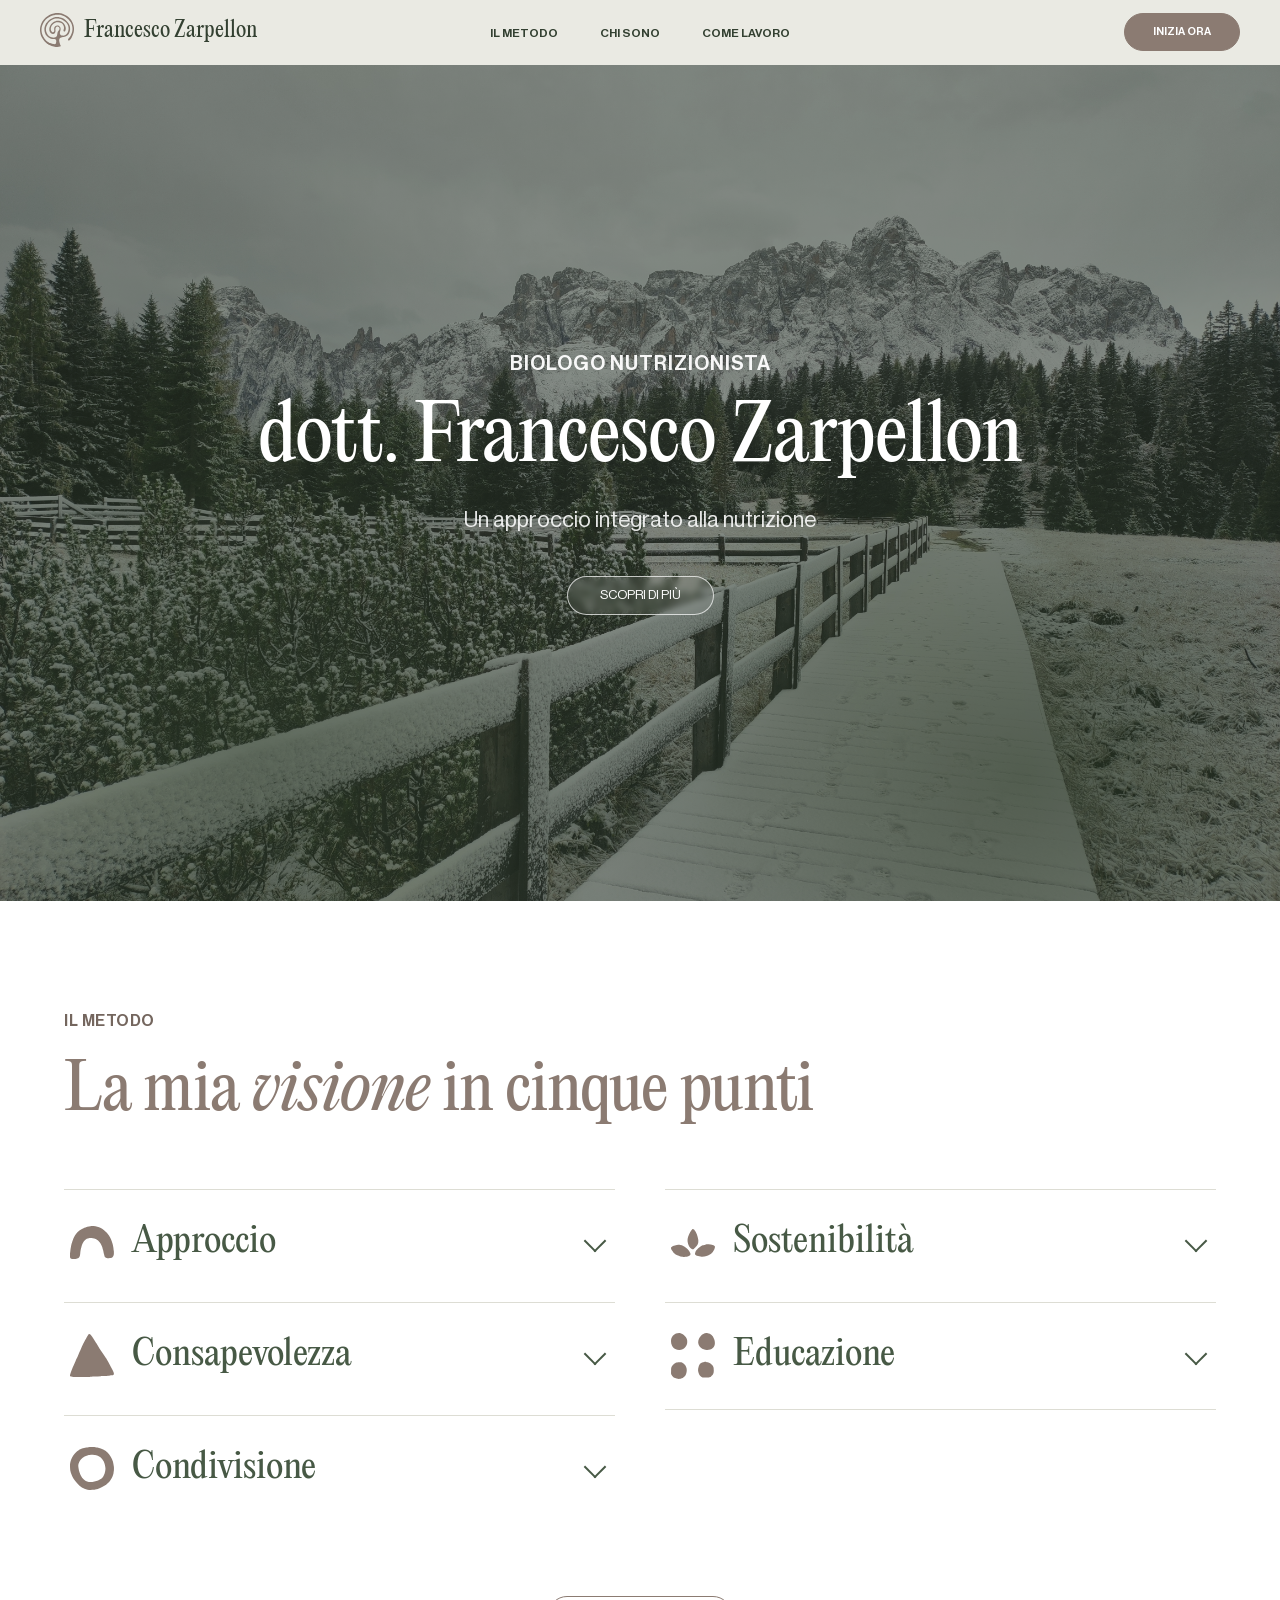
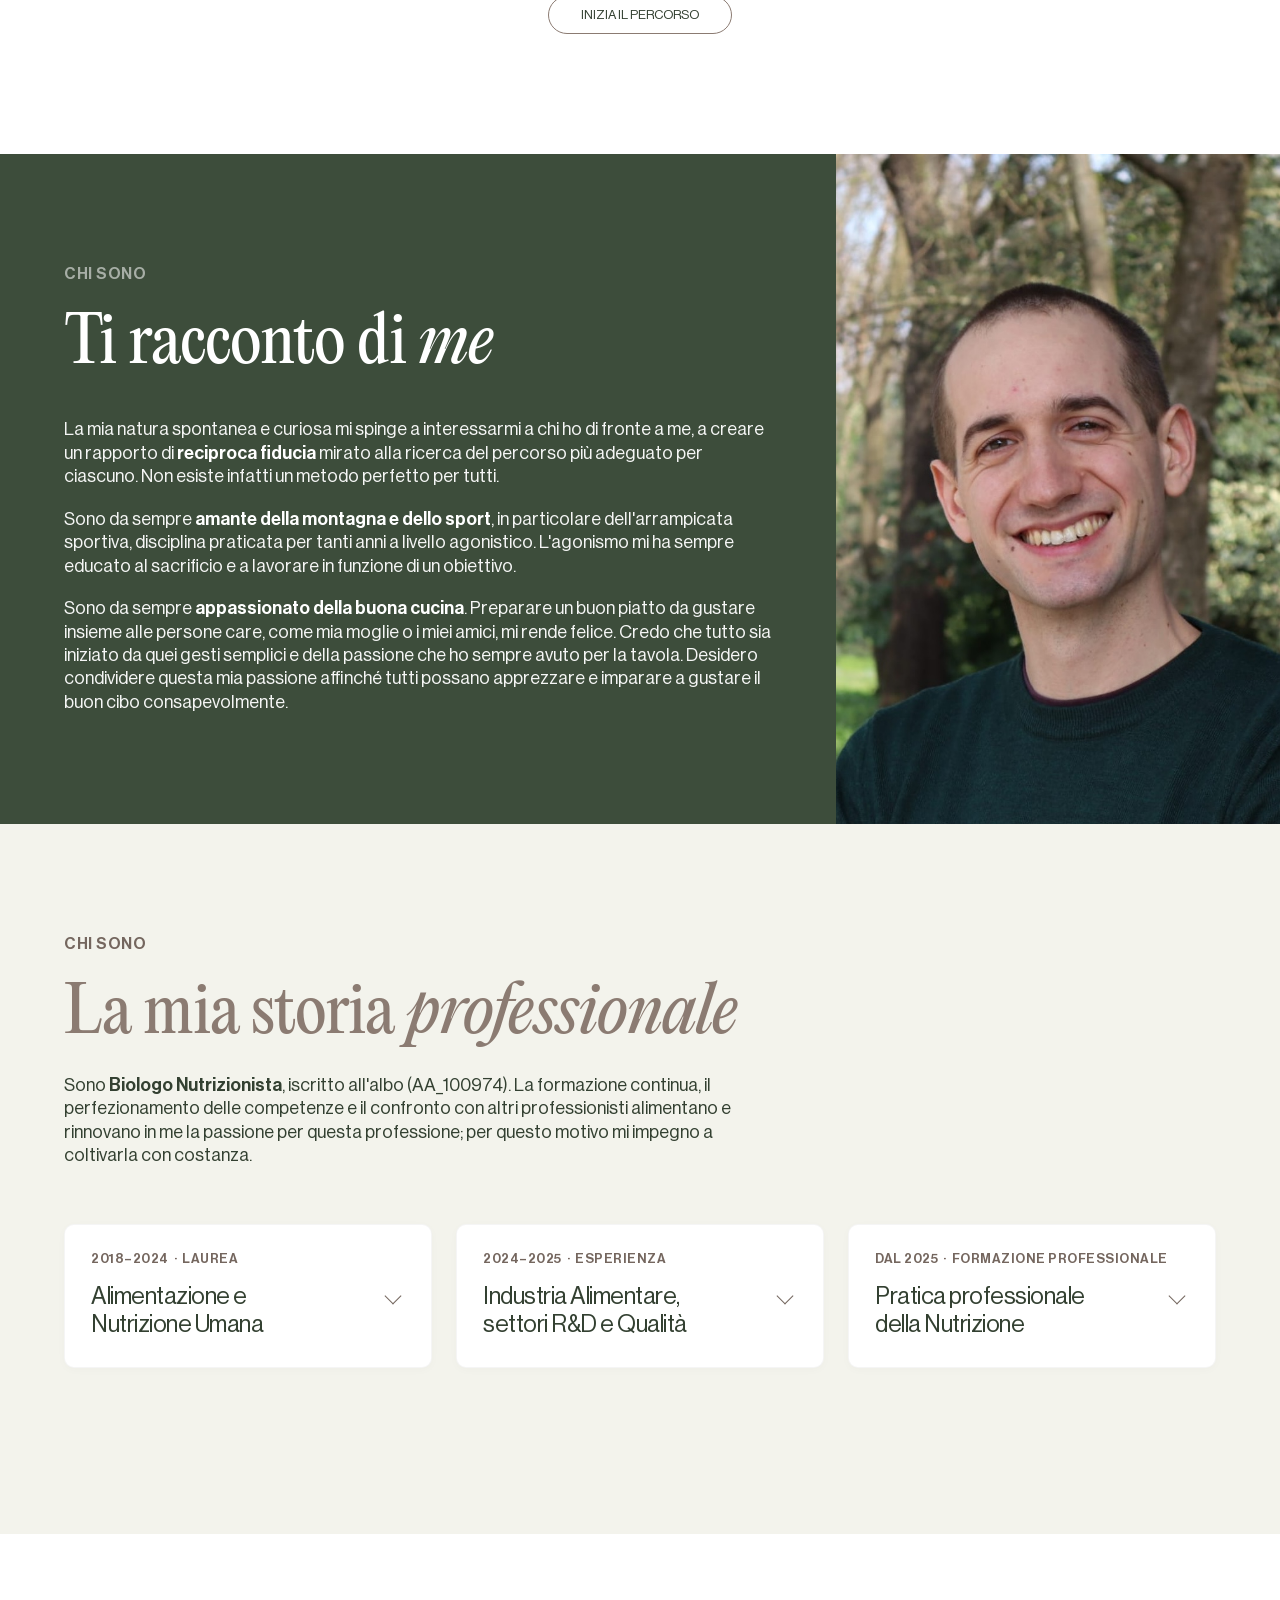
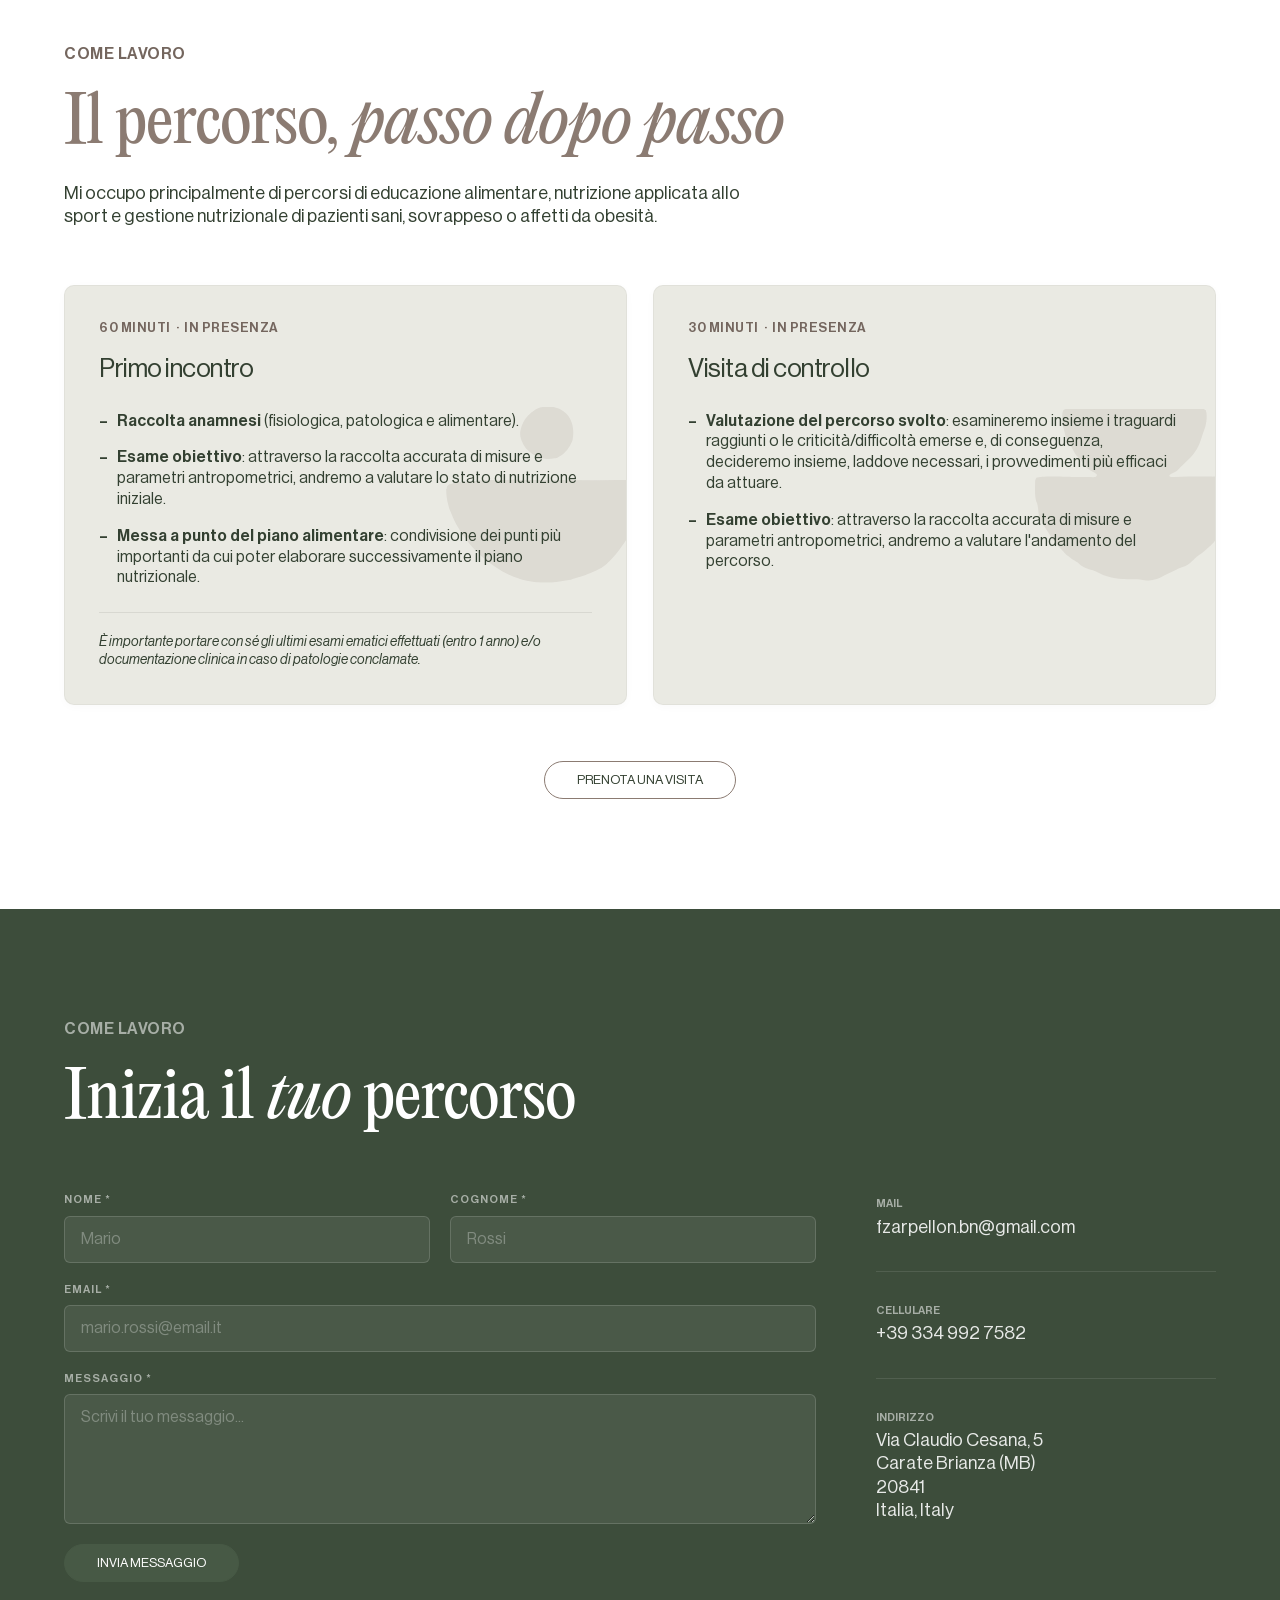
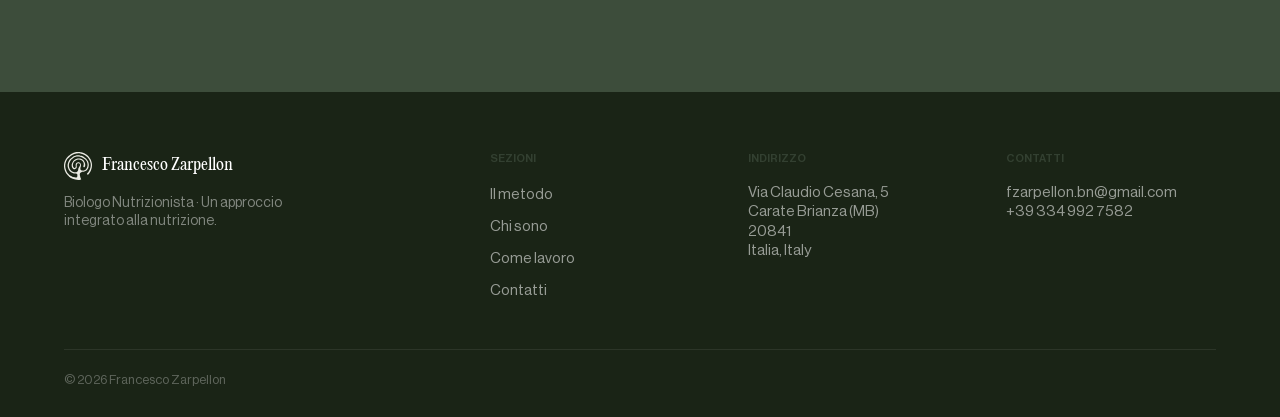
<file: index.html>
<!DOCTYPE html>
<html lang="it">
<head>
  <meta charset="UTF-8" />
  <meta name="viewport" content="width=device-width, initial-scale=1.0" />
  <title>Francesco Zarpellon – Biologo Nutrizionista</title>
  <!-- SEO base -->
  <meta name="description" content="Dott. Francesco Zarpellon, Biologo Nutrizionista a Carate Brianza (MB). Percorsi personalizzati di educazione alimentare, nutrizione sportiva e gestione del peso. Prenota una visita." />
  <meta name="keywords" content="dieta, biologo nutrizionista, Carate Brianza, nutrizionista, Monza, Brianza, nutrizione, educazione alimentare, Francesco Zarpellon, biologo, nutrizionista, Francesco Zarpellon biologo nutrizionista" />
  <meta name="author" content="Francesco Zarpellon" />
  <meta name="robots" content="index, follow" />
  <link rel="canonical" href="https://francescozarpellonbn.it" />

  <!-- Open Graph (WhatsApp, Facebook, LinkedIn) -->
  <meta property="og:title" content="Dott. Francesco Zarpellon – Biologo Nutrizionista" />
  <meta property="og:description" content="Percorsi personalizzati di nutrizione a Carate Brianza. Un approccio integrato, empatico e sostenibile." />
  <meta property="og:url" content="https://francescozarpellonbn.it" />
  <meta property="og:type" content="website" />
  <meta property="og:locale" content="it_IT" />

  <!-- Schema.org (aiuta Google a capire chi sei) -->
  <script type="application/ld+json">
{
  "@context": "https://schema.org",
  "@type": "Person",
  "name": "Francesco Zarpellon",
  "honorificPrefix": "Dott.",
  "jobTitle": "Biologo Nutrizionista",
  "description": "Biologo Nutrizionista a Carate Brianza. Percorsi personalizzati di educazione alimentare, nutrizione sportiva e gestione del peso.",
  "url": "https://francescozarpellonbn.it",
  "email": "fzarpellon.bn@gmail.com",
  "telephone": "+393349927582",
  "image": "https://francescozarpellonbn.it/images/profilo.jpeg",
  "sameAs": [],
  "hasCredential": {
    "@type": "EducationalOccupationalCredential",
    "credentialCategory": "Laurea in Alimentazione e Nutrizione Umana",
    "recognizedBy": {
      "@type": "Organization",
      "name": "Albo dei Biologi",
      "identifier": "AA_100974"
    }
  },
  "worksFor": {
    "@type": "MedicalBusiness",
    "name": "Studio Francesco Zarpellon",
    "address": {
      "@type": "PostalAddress",
      "streetAddress": "Via Claudio Cesana, 5",
      "addressLocality": "Carate Brianza",
      "addressRegion": "MB",
      "postalCode": "20841",
      "addressCountry": "IT"
    }
  }
}
</script>
  <link rel="icon" href="icons/logo_taupe.svg" type="image/svg+xml" />
  <link rel="stylesheet" href="style.css" />
</head>
<body>

  <!-- NAVBAR -->
  <nav id="navbar">
    <div class="nav-inner">
      <a href="#hero" class="nav-logo" aria-label="Homepage">
      <img src="icons/logo_taupe.svg" alt="Logo Francesco Zarpellon" class="logo-img">

      <span>Francesco Zarpellon</span>
    </a>

      <ul class="nav-links" role="list">
        <li><a href="#il-metodo">Il Metodo</a></li>
        <li><a href="#chi-sono-me">Chi Sono</a></li>
        <li><a href="#come-lavoro-percorso">Come Lavoro</a></li>
      </ul>

      <a href="#contatti" class="nav-cta">Inizia Ora</a>

      <button class="hamburger" id="hamburger" aria-label="Menu" aria-expanded="false">
        <span></span><span></span><span></span>
      </button>
    </div>
  </nav>

  <!-- MOBILE MENU -->
  <div class="nav-mobile" id="nav-mobile" role="navigation" aria-label="Menu mobile">
    <a href="#il-metodo">Il Metodo</a>
    <a href="#chi-sono-me">Chi Sono</a>
    <a href="#come-lavoro-percorso">Come Lavoro</a>
    <a href="#contatti" class="btn btn-filled">Inizia Ora</a>
  </div>

  <!-- HERO -->
  <section id="hero">
    <div class="hero-content">
      <span class="hero-label">Biologo Nutrizionista</span>
      <h1 class="hero-title">dott. Francesco Zarpellon</h1>
      <p class="hero-subtitle">
        Un approccio integrato alla nutrizione
      </p>
      <a href="#il-metodo" class="btn btn-outline-light">Scopri di più</a>
    </div>
  </section>

  <!-- IL METODO -->
  <section id="il-metodo">
    <div class="container">
      <div class="metodo-header fade-in">
        <span class="section-label">Il Metodo</span>
        <h2>La mia <em>visione</em> in cinque punti</h2>
      </div>

      <div class="metodo-list">

        <div class="metodo-item fade-in">
          <button type="button" class="metodo-toggle" aria-expanded="false">
            <span class="metodo-icon-wrap">
              <img src="icons/APPROCCIO.svg" alt="" class="metodo-icon" />
            </span>
            <span class="metodo-term">Approccio</span>
            <span class="chevron" aria-hidden="true"></span>
          </button>
          <div class="metodo-content">
            <p class="metodo-desc">
              Il mio approccio tende anzitutto alla conoscenza della persona nella sua interezza mediante un ascolto empatico. <strong>Ognuno di noi infatti è unico</strong>: le nostre abitudini alimentari sono frutto dell'interazione tra la nostra genetica e il contesto familiare, sociale e lavorativo in cui siamo inseriti. <strong>Un approccio olistico</strong>, dunque che considera la persona nella sua interezza, risulta, a mio parere, il più fruttuoso.
            </p>
          </div>
        </div>

        <div class="metodo-item fade-in">
          <button type="button" class="metodo-toggle" aria-expanded="false">
            <span class="metodo-icon-wrap">
              <img src="icons/CONSAPEVOLEZZA.svg" alt="" class="metodo-icon" />
            </span>
            <span class="metodo-term">Consapevolezza</span>
            <span class="chevron" aria-hidden="true"></span>
          </button>
          <div class="metodo-content">
            <p class="metodo-desc">
              È fondamentale acquisire piena consapevolezza della propria condizione, che non sempre appare immediatamente chiara o facilmente comprensibile. Riconoscere la tua <strong>reale necessità</strong> rappresenterà il primo passo indispensabile su cui costruire, assieme, un percorso personalizzato orientato al tuo benessere.
            </p>
          </div>
        </div>

        <div class="metodo-item fade-in">
          <button type="button" class="metodo-toggle" aria-expanded="false">
            <span class="metodo-icon-wrap">
              <img src="icons/CONDIVISIONE.svg" alt="" class="metodo-icon" />
            </span>
            <span class="metodo-term">Condivisione</span>
            <span class="chevron" aria-hidden="true"></span>
          </button>
          <div class="metodo-content">
            <p class="metodo-desc">
              È importante condividere insieme i passi da intraprendere nel percorso al fine di raggiungere l'obiettivo, che non si misura unicamente sulla perdita di peso, ma sul raggiungimento di uno <strong>stato di equilibrio e di benessere generale</strong>. Si condivide <strong>insieme ogni singolo passo</strong>: soddisfazioni, critiche, insicurezze. Tale condivisione è fondamentale affinché il percorso possa essere un reale strumento di cambiamento.
            </p>
          </div>
        </div>

        <div class="metodo-item fade-in">
          <button type="button" class="metodo-toggle" aria-expanded="false">
            <span class="metodo-icon-wrap">
              <img src="icons/SOSTENIBILITA.svg" alt="" class="metodo-icon" />
            </span>
            <span class="metodo-term">Sostenibilità</span>
            <span class="chevron" aria-hidden="true"></span>
          </button>
          <div class="metodo-content">
            <p class="metodo-desc">
              Ogni persona ha la sua storia, la sua genetica, le sue attitudini e il suo contesto sociale. Per questa ragione ogni percorso di cambiamento, che inevitabilmente necessita di una certa dose di impegno, per poter essere <strong>durevole nel tempo</strong>, dev'essere "ad personam".
            </p>
          </div>
        </div>

        <div class="metodo-item fade-in">
          <button type="button" class="metodo-toggle" aria-expanded="false">
            <span class="metodo-icon-wrap">
              <img src="icons/EDUCAZIONE.svg" alt="" class="metodo-icon" />
            </span>
            <span class="metodo-term">Educazione</span>
            <span class="chevron" aria-hidden="true"></span>
          </button>
          <div class="metodo-content">
            <p class="metodo-desc">
              A mio avviso, l'aspetto più importante. L'obiettivo resta sempre quello di renderti <strong>autonomo e consapevole</strong> della tua alimentazione, e permettimi di dire, anche di renderti contento di gustare del buon cibo a tavola coi tuoi cari, consapevole che non esistono cibi "buoni o cattivi", perché innanzi tutto <strong>mangiare è un piacere</strong>!
            </p>
          </div>
        </div>

      </div>

      <div class="metodo-cta fade-in">
        <a href="#contatti" class="btn btn-outline-dark">Inizia il percorso</a>
      </div>
    </div>
  </section>

  <!-- CHI SONO - TI RACCONTO DI ME -->
  <section id="chi-sono-me">
  <div class="container">
    <div class="chisono-grid">
      <div class="chisono-text fade-in">
        <span class="section-label section-label--light">Chi Sono</span>
        <h2 class="light">Ti racconto di <em>me</em></h2>
        <p>La mia natura spontanea e curiosa mi spinge a interessarmi a chi ho di fronte a me, a creare un rapporto di <strong>reciproca fiducia</strong> mirato alla ricerca del percorso più adeguato per ciascuno. Non esiste infatti un metodo perfetto per tutti.</p>
        <p>Sono da sempre <strong>amante della montagna e dello sport</strong>, in particolare dell'arrampicata sportiva, disciplina praticata per tanti anni a livello agonistico. L'agonismo mi ha sempre educato al sacrificio e a lavorare in funzione di un obiettivo.</p>
        <p>Sono da sempre <strong>appassionato della buona cucina</strong>. Preparare un buon piatto da gustare insieme alle persone care, come mia moglie o i miei amici, mi rende felice. Credo che tutto sia iniziato da quei gesti semplici e della passione che ho sempre avuto per la tavola. Desidero condividere questa mia passione affinché tutti possano apprezzare e imparare a gustare il buon cibo consapevolmente.</p>
      </div>
      
      <div class="chisono-photo fade-in">
        <img src="images/profilo.jpeg" alt="Francesco Zarpellon">
      </div>
    </div>
  </div>
</section>


  <!-- CHI SONO - LA MIA STORIA PROFESSIONALE -->
  <section id="chi-sono-storia">
    <div class="container">
      <div class="storia-header fade-in">
        <span class="section-label">Chi Sono</span>
        <h2>La mia storia <em>professionale</em></h2>
      </div>
      <p class="storia-intro fade-in">
        Sono <strong>Biologo Nutrizionista</strong>, iscritto all'albo (AA_100974). La formazione continua, il perfezionamento delle competenze e il confronto con altri professionisti alimentano e rinnovano in me la passione per questa professione; per questo motivo mi impegno a coltivarla con costanza.
      </p>

      <div class="storia-cards">

        <div class="storia-card fade-in">
          <div class="card-period">2018–2024 &nbsp;·&nbsp; Laurea</div>
          <button type="button" class="card-toggle" aria-expanded="false">
            <span class="card-title">Alimentazione e<br>Nutrizione Umana</span>
            <span class="chevron" aria-hidden="true"></span>
          </button>
          <div class="card-content">
            <p class="card-body">Grazie al percorso universitario ho potuto approfondire la gestione e la cura di pazienti affetti da obesità severa, con un focus particolare sulla <strong>dieta chetogenica</strong> e sulla <strong>dieta mediterranea</strong>, maturando una solida base scientifica nel campo della nutrizione clinica.</p>
          </div>
        </div>

        <div class="storia-card fade-in">
          <div class="card-period">2024–2025 &nbsp;·&nbsp; Esperienza</div>
          <button type="button" class="card-toggle" aria-expanded="false">
            <span class="card-title">Industria Alimentare,<br>settori R&amp;D e Qualità</span>
            <span class="chevron" aria-hidden="true"></span>
          </button>
          <div class="card-content">
            <p class="card-body">Questa esperienza mi ha permesso di sviluppare <strong>competenze trasversali</strong> e <strong>soft skills</strong>, ma anche di realizzare quanto la <em>Nutrizione</em>, oggetto dei miei anni di studio, abbia suscitato in me un fascino che nessun'altra professione ha mai eguagliato.</p>
          </div>
        </div>

        <div class="storia-card fade-in">
          <div class="card-period">Dal 2025 &nbsp;·&nbsp; Formazione professionale</div>
          <button type="button" class="card-toggle" aria-expanded="false">
            <span class="card-title">Pratica professionale<br>della Nutrizione</span>
            <span class="chevron" aria-hidden="true"></span>
          </button>
          <div class="card-content">
            <p class="card-body">Per consolidare le mie conoscenze ho intrapreso uno stage formativo presso il <strong>centro medico <em>PerLa Cura</em></strong> (Brugherio) e, parallelamente, ho frequentato il <strong>33° corso della Scuola di Nutrizione Salernitana</strong>.</p>
          </div>
        </div>

      </div>

    </div>
  </section>


  <!-- COME LAVORO - IL PERCORSO -->
  <section id="come-lavoro-percorso">
    <div class="container">
      <div class="percorso-header fade-in">
        <span class="section-label">Come Lavoro</span>
        <h2>Il percorso, <em>passo dopo passo</em></h2>
      </div>
      <p class="percorso-intro fade-in">
        Mi occupo principalmente di percorsi di educazione alimentare, nutrizione applicata allo sport e gestione nutrizionale di pazienti sani, sovrappeso o affetti da obesità.
      </p>

      <div class="percorso-cards">

        <div class="percorso-card fade-in">
          <img src="icons/PRIMO INCONTRO.svg" alt="" class="percorso-shape" aria-hidden="true" />
          <div class="percorso-card-label">60 Minuti &nbsp;·&nbsp; In presenza</div>
          <h3>Primo incontro</h3>
          <ul>
            <li><strong>Raccolta anamnesi</strong> (fisiologica, patologica e alimentare).</li>
            <li><strong>Esame obiettivo</strong>: attraverso la raccolta accurata di misure e parametri antropometrici, andremo a valutare lo stato di nutrizione iniziale.</li>
            <li><strong>Messa a punto del piano alimentare</strong>: condivisione dei punti più importanti da cui poter elaborare successivamente il piano nutrizionale.</li>
          </ul>
          <p class="card-note">
            È importante portare con sé gli ultimi esami ematici effettuati (entro 1 anno) e/o documentazione clinica in caso di patologie conclamate.
          </p>
        </div>

        <div class="percorso-card fade-in">
          <img src="icons/VISITA DI CONTROLLO.svg" alt="" class="percorso-shape" aria-hidden="true" />
          <div class="percorso-card-label">30 Minuti &nbsp;·&nbsp; In presenza</div>
          <h3>Visita di controllo</h3>
          <ul>
            <li><strong>Valutazione del percorso svolto</strong>: esamineremo insieme i traguardi raggiunti o le criticità/difficoltà emerse e, di conseguenza, decideremo insieme, laddove necessari, i provvedimenti più efficaci da attuare.</li>
            <li><strong>Esame obiettivo</strong>: attraverso la raccolta accurata di misure e parametri antropometrici, andremo a valutare l'andamento del percorso.</li>
          </ul>
        </div>

      </div>

      <div class="percorso-cta fade-in">
        <a href="#contatti" class="btn btn-outline-dark">Prenota una visita</a>
      </div>
    </div>
  </section>


  <!-- COME LAVORO - INIZIA IL TUO PERCORSO -->
  <section id="contatti">
    <div class="container">
      <div class="contatti-header fade-in">
        <span class="section-label section-label--light">Come Lavoro</span>
        <h2 class="light">Inizia il <em>tuo</em> percorso</h2>
      </div>

      <div class="contatti-grid">

        <!-- Form -->
        <div class="fade-in">
          <form id="contact-form" novalidate>
            <div class="form-row">
              <div class="form-group">
                <label for="nome">Nome *</label>
                <input type="text" id="nome" name="nome" placeholder="Mario" required />
              </div>
              <div class="form-group">
                <label for="cognome">Cognome *</label>
                <input type="text" id="cognome" name="cognome" placeholder="Rossi" required />
              </div>
            </div>
            <div class="form-group">
              <label for="email">Email *</label>
              <input type="email" id="email" name="email" placeholder="mario.rossi@email.it" required />
            </div>
            <div class="form-group">
              <label for="messaggio">Messaggio *</label>
              <textarea id="messaggio" name="messaggio" placeholder="Scrivi il tuo messaggio..." required></textarea>
            </div>
            <button type="submit" class="btn btn-green-light">Invia messaggio</button>
            <div class="form-feedback" id="form-feedback" role="alert" aria-live="polite"></div>
          </form>
        </div>

        <!-- Contact info -->
        <div class="contatti-info fade-in">
          <div class="contact-item">
            <span class="contact-label">Mail</span>
            <a href="mailto:fzarpellon.bn@gmail.com" class="contact-value">fzarpellon.bn@gmail.com</a>
          </div>
          <div class="contact-item">
            <span class="contact-label">Cellulare</span>
            <a href="tel:+39333333333" class="contact-value">+39 334 992 7582</a>
          </div>
          <div class="contact-item">
            <span class="contact-label">Indirizzo</span>
            <span class="contact-value">
              Via Claudio Cesana, 5<br>
              Carate Brianza (MB)<br>
              20841<br>
              Italia, Italy
            </span>
          </div>
        </div>

      </div>
    </div>
  </section>


  <!-- FOOTER -->
  <footer>
    <div class="container">
      <div class="footer-grid">

        <div class="footer-brand">
          <div class="footer-logo">
            <img src="icons/logo_cream.svg" alt="Logo Francesco Zarpellon" class="logo-img-footer">
            <span>Francesco Zarpellon</span>
          </div>
          <p class="footer-tagline">Biologo Nutrizionista · Un approccio integrato alla nutrizione.</p>
        </div>

        <div class="footer-col">
          <h4>Sezioni</h4>
          <ul>
            <li><a href="#il-metodo">Il metodo</a></li>
            <li><a href="#chi-sono-me">Chi sono</a></li>
            <li><a href="#come-lavoro-percorso">Come lavoro</a></li>
            <li><a href="#contatti">Contatti</a></li>
          </ul>
        </div>

        <div class="footer-col">
          <h4>Indirizzo</h4>
          <p>Via Claudio Cesana, 5<br>Carate Brianza (MB)<br>20841<br>Italia, Italy</p>
        </div>

        <div class="footer-col">
          <h4>Contatti</h4>
          <p>
            <a href="mailto:fzarpellon.bn@gmail.com">fzarpellon.bn@gmail.com</a><br>
            +39 334 992 7582
          </p>
        </div>

      </div>

      <div class="footer-bottom">
        <p>&copy; 2026 Francesco Zarpellon</p>
      </div>
    </div>
  </footer>

  <script src="script.js"></script>
</body>
</html>
</file>
<file: style.css>
/* RESET E VARIABILI */
*, *::before, *::after { box-sizing: border-box; margin: 0; padding: 0; }

/* FONT */

/* PP Editorial New */
@font-face {
  font-family: 'PP Editorial New';
  src: url('fonts/PPEditorial New Regular.woff2') format('woff2');
  font-weight: 400;
  font-style: normal;
  font-display: swap;
}
@font-face {
  font-family: 'PP Editorial New';
  src: url('fonts/PPEditorial New Italic.woff2') format('woff2');
  font-weight: 400;
  font-style: italic;
  font-display: swap;
}

/* Haas Grot Disp */
@font-face {
  font-family: 'Haas Grot';
  src: url('fonts/Haas Grot Disp 45 Light.woff2') format('woff2');
  font-weight: 300;
  font-style: normal;
  font-display: swap;
}
@font-face {
  font-family: 'Haas Grot';
  src: url('fonts/Haas Grot Disp 46 Light Italic.woff2') format('woff2');
  font-weight: 300;
  font-style: italic;
  font-display: swap;
}
@font-face {
  font-family: 'Haas Grot';
  src: url('fonts/Haas Grot Disp 55 Roman.woff2') format('woff2');
  font-weight: 400;
  font-style: normal;
  font-display: swap;
}
@font-face {
  font-family: 'Haas Grot';
  src: url('fonts/Haas Grot Disp 56 Italic.woff2') format('woff2');
  font-weight: 400;
  font-style: italic;
  font-display: swap;
}
@font-face {
  font-family: 'Haas Grot';
  src: url('fonts/Haas Grot Disp 65 Medium.woff2') format('woff2');
  font-weight: 500;
  font-style: normal;
  font-display: swap;
}
@font-face {
  font-family: 'Haas Grot';
  src: url('fonts/Haas Grot Disp 66 Medium Italic.woff2') format('woff2');
  font-weight: 500;
  font-style: italic;
  font-display: swap;
}

/* BLOCCO VARIABILI */
:root {
  /* Colori */
  --cream:       #EAEAE3;
  --cream-light: #F3F3EC;
  --cream-dark:  #DDDDD4;
  --taupe:       #8B7B72;
  --taupe-dark:  #74665E;
  --green:       #3D4D3B;
  --green-dark:  #334031;
  --green-light: #475945;

  /* Derivati */
  --white: #ffffff;
  --text: var(--green-dark);
  --text-muted: var(--taupe);
  --text-light: var(--taupe-dark);
  --border: var(--cream-dark);
  --radius: 6px;
  --radius-pill: 999px;
  --transition: 0.28s ease;
  
  /* FONT AGGIORNATI LOCALI */
  --serif: 'PP Editorial New', Georgia, serif;
  --sans: 'Haas Grot', Helvetica, Arial, sans-serif;
}

html { scroll-behavior: smooth; } /* La pagina scrolla dolcemente invece di saltare di scatto */

body {
  font-family: var(--sans);
  font-weight: 400; 
  color: var(--text);
  background: var(--cream);
  line-height: 1.3;
  font-size: 17px; 
  -webkit-font-smoothing: antialiased; /* Rende i font più puliti su Mac/iPhone */
}

strong, b {
  font-weight: 500; /* Richiama il Haas Grot 65 Medium */
}

img { display: block; max-width: 100%; }
a   { color: inherit; text-decoration: none; }
ul  { list-style: none; }
button { font-family: inherit; }

/* ETICHETTA SEZIONE */
.section-label {
  display: block;
  font-size: 16px; 
  font-weight: 500;
  letter-spacing: 0.5px; /* Kerning diminuito da 1.5px */
  text-transform: uppercase;
  color: var(--text-light);
  margin-bottom: 18px;
}
.section-label--light { color: rgba(255,255,255,0.55); }

h2 {
  font-family: var(--serif);
  font-size: clamp(2.8rem, 5vw, 4.5rem); /* Dimensione fluida e responsive */
  font-weight: 400;
  line-height: 1.3;
  color: var(--taupe);
  letter-spacing: -1px;
}
h2 em { font-style: italic; font-weight: 400; }
h2.light, h2.light em { color: var(--white); } /* cambia il colore in bianco (per le sezioni scure) */

h3 {
  font-family: var(--serif);
  font-size: 1.8rem;
  font-weight: 400;
}

p { margin-bottom: 1rem; }
p:last-child { margin-bottom: 0; }

/* BUTTONS */
.btn {
  display: inline-block;
  padding: 10px 32px; 
  font-family: var(--sans);
  font-size: 13px; 
  font-weight: 400; 
  letter-spacing: 0; 
  text-transform: uppercase;
  cursor: pointer;
  border-radius: var(--radius-pill);
  transition: background var(--transition), color var(--transition),
              border-color var(--transition), transform var(--transition),
              box-shadow var(--transition);
  border: 1px solid transparent;
  white-space: nowrap;
}

.btn-outline-light {
  background: rgba(255,255,255,0.08);
  color: var(--white);
  border-color: rgba(255,255,255,0.7);
  backdrop-filter: blur(3px);
}
.btn-outline-light:hover {
  background: var(--white);
  color: var(--green-dark);
  transform: translateY(-2px);
  box-shadow: 0 8px 22px rgba(0,0,0,0.3);
}

.btn-outline-dark {
  background: transparent;
  color: var(--text);
  border-color: var(--taupe);
}
.btn-outline-dark:hover {
  background: var(--taupe);
  color: var(--white);
  transform: translateY(-2px);
  box-shadow: 0 6px 18px rgba(138,115,85,0.3);
}

.btn-filled {
  background: var(--taupe);
  color: var(--white);
  border-color: var(--taupe);
}
.btn-filled:hover {
  background: var(--taupe-dark);
  border-color: var(--taupe-dark);
  transform: translateY(-2px);
  box-shadow: 0 6px 18px rgba(138,115,85,0.35);
}

.btn-green-light {
  background: var(--green-light);
  color: var(--white);
  border-color: var(--green-light);
}
.btn-green-light:hover {
  background: var(--dark-green);
  border-color: var(--dark-green);
  transform: translateY(-2px);
  box-shadow: 0 6px 18px rgba(37,51,38,0.4);
}

/* LAYOUT */
.container {
  max-width: 1200px; /* Aumentato da 1000px per restringere i margini laterali */
  margin: 0 auto;
  padding: 0 24px; /* Diminuito da 32px per avere meno margine anche su schermi più piccoli */
}

section { overflow: hidden; }
.center-x { text-align: center; }

/* FADE ANIMATION */
.fade-in {
  opacity: 0;
  transform: translateY(28px);
  transition: opacity 0.7s ease, transform 0.7s ease;
}
.fade-in.visible {
  opacity: 1;
  transform: translateY(0);
}

/* NAVBAR – on cream background */
#navbar {
  position: sticky;
  top: 0;
  z-index: 1000;
  background: var(--cream);
  transition: background var(--transition), box-shadow var(--transition);
  padding: 0 32px;
  border-bottom: 1px solid transparent;
}
#navbar.scrolled {
  background: rgba(234, 234, 227, 0.75); 

  backdrop-filter: blur(16px);
  -webkit-backdrop-filter: blur(16px); /* Fondamentale per farlo funzionare su Safari/iPhone */
  box-shadow: 0 4px 24px rgba(0, 0, 0, 0.06);
  
}

.nav-inner {
  max-width: 1200px; /* Deve essere identico al max-width di .container */
  margin: 0 auto;
  height: 64px;
  display: flex;
  align-items: center;
  justify-content: space-between;
  position: relative;
}

/* Ricordati di aggiornare anche il menu mobile, altrimenti si crea uno stacco */
.nav-mobile {
  display: none;
  position: fixed;
  top: 64px; 
  left: 0; right: 0;
  background: var(--cream);
  padding: 28px 32px 36px;
  flex-direction: column;
  gap: 20px;
  z-index: 999;
  box-shadow: 0 6px 18px rgba(0,0,0,0.08);
}

/* Logo */
.nav-logo {
  display: flex;
  align-items: center;
  gap: 10px;
  color: var(--text);
  transition: opacity var(--transition);
}
.nav-logo:hover { opacity: 0.75; }

.nav-logo .logo-img {
  height: 34px;
  width: auto;
  flex-shrink: 0;
  transform: translateY(-2px); 
}

.nav-logo span {
  font-family: var(--serif); 
  font-size: 1.3rem; 
  font-weight: 400; 
  letter-spacing: 0; 
  color: var(--text);
}

/* Nav links */
.nav-links {
  display: flex;
  align-items: center;
  gap: 42px;
  position: absolute; 
  left: 50%;          
  transform: translateX(-50%); 
}

.nav-links a {
  font-size: 12px;
  font-weight: 500;
  letter-spacing: 0; /* Kerning zero nella navbar */
  text-transform: uppercase;
  color: var(--text);
  position: relative;
  padding-bottom: 4px;
  transition: color var(--transition);
}
.nav-links a::after {
  content: '';
  position: absolute;
  bottom: 0; left: 0;
  width: 0; height: 1.5px;
  background: var(--green-light);
  transition: width var(--transition);
}
.nav-links a:hover,
.nav-links a.active { color: var(--green-light); }
.nav-links a:hover::after,
.nav-links a.active::after { width: 100%; }

/* Nav CTA */
.nav-cta {
  font-size: 11px;
  font-weight: 500;
  letter-spacing: 0; 
  text-transform: uppercase;
  color: var(--white);
  background: var(--taupe);
  padding: 11px 28px;
  border-radius: var(--radius-pill);
  border: 1px solid var(--taupe);
  transition: background var(--transition), transform var(--transition),
              box-shadow var(--transition);
}
.nav-cta:hover {
  background: var(--taupe-dark);
  border-color: var(--taupe-dark);
  transform: translateY(-1px);
  box-shadow: 0 4px 14px rgba(138,115,85,0.35);
}

/* Hamburger */
.hamburger {
  display: none;
  flex-direction: column;
  justify-content: center;
  gap: 5px;
  width: 30px; height: 30px;
  background: none;
  border: none;
  cursor: pointer;
  padding: 0;
}
.hamburger span {
  display: block;
  width: 100%; height: 2px;
  background: var(--text);
  border-radius: 2px;
  transition: transform var(--transition), opacity var(--transition);
}
.hamburger.open span:nth-child(1) { transform: translateY(7px) rotate(45deg); }
.hamburger.open span:nth-child(2) { opacity: 0; }
.hamburger.open span:nth-child(3) { transform: translateY(-7px) rotate(-45deg); }

/* Mobile menu */
.nav-mobile {
  display: none;
  position: fixed;
  top: 64px; left: 0; right: 0;
  background: var(--cream);
  padding: 28px 32px 36px;
  flex-direction: column;
  gap: 20px;
  z-index: 999;
  box-shadow: 0 6px 18px rgba(0,0,0,0.08);
}
.nav-mobile.open { display: flex; }
.nav-mobile a {
  font-size: 13px;
  font-weight: 500;
  letter-spacing: 0; 
  text-transform: uppercase;
  color: var(--text);
  padding: 10px 0;
  border-bottom: 1px solid rgba(0,0,0,0.08);
  transition: color var(--transition);
}
.nav-mobile a:hover { color: var(--cream); }
.nav-mobile .btn { align-self: flex-start; margin-top: 8px;  padding: 12px 28px;}

/* HERO */
#hero {
  position: relative;
  min-height: calc(100vh - 64px);
  display: flex;
  align-items: center;
  justify-content: center;
  text-align: center;
  background-image: url('images/sfondo.jpg');
  background-size: cover;
  background-position: center;
  overflow: hidden;
}
#hero::before {
  content: '';
  position: absolute;
  inset: 0;
  background:
    radial-gradient(ellipse 80% 50% at 50% 20%, rgba(255,255,255,0.12) 0%, transparent 60%),
    radial-gradient(ellipse 50% 70% at 20% 80%, rgba(40,60,30,0.4) 0%, transparent 70%),
    radial-gradient(ellipse 50% 60% at 80% 85%, rgba(30,45,20,0.5) 0%, transparent 70%);
  z-index: 1;
}
#hero::after {
  content: '';
  position: absolute;
  inset: 0;
  background: rgba(51, 64, 49, 0.5); 
  z-index: 1;
}

.hero-content {
  position: relative;
  z-index: 2;
  padding: 0 24px;
  max-width: 1200px; /* Deve essere identico al max-width di .container */
}

.hero-label {
  display: block;
  font-size: 20px; 
  font-weight: 500;
  letter-spacing: 1px;
  text-transform: uppercase;
  color: var(--white);
  margin-bottom: 22px;
  opacity: 0.95;
}

.hero-title {
  font-family: var(--serif);
  font-size: clamp(3.5rem, 6vw, 6rem);
  font-weight: 400;
  color: var(--white);
  line-height: 1.05;
  margin-bottom: 26px;
  letter-spacing: -1px;
  white-space: nowrap; 
}
.hero-subtitle {
  max-width: 680px; /* Allargato da 520px per dare respiro al testo più grande */
  margin: 0 auto 42px;
  font-size: 22px; /* Ingrandito da 16px */
  font-weight: 400;
  line-height: 1.3; /* Ridotto leggermente (era 1.75) per bilanciare la nuova grandezza */
  color: rgba(255,255,255,0.88);
}

/*IL METODO */
#il-metodo {
  background: var(--white);
  padding: 110px 0 120px;
}
.metodo-header {
  margin-bottom: 56px;
}

.metodo-list {
  display: block; /* Rimuove la griglia */
  column-count: 2; /* Crea due colonne verticali e indipendenti */
  column-gap: 50px;
}

.metodo-item {
  display: inline-block; /* Previene che un blocco si spezzi a metà tra le due colonne */
  width: 100%;
  border-top: 1px solid var(--border);
  transition: border-color var(--transition);
}

.metodo-item:last-child {
  width: 100%;
  margin: 0;
  border-bottom: 1px solid var(--border);
}

.metodo-item:hover { border-top-color: var(--green-light-light); }

.metodo-toggle {
  width: 100%;
  display: grid;
  grid-template-columns: 44px 1fr auto;
  align-items: center;
  gap: 18px;
  padding: 30px 6px;
  background: none;
  border: none;
  cursor: pointer;
  text-align: left;
  color: var(--green-light);
  transition: color var(--transition);
}
.metodo-toggle:hover { color: var(--dark-green); }

.metodo-icon-wrap {
  width: 44px;
  height: 44px;
  display: flex;
  align-items: center;
  justify-content: center;
  flex-shrink: 0;
  background: transparent;
  border-radius: 4px;
}
.metodo-icon .metodo-icon {
  max-width: 100%;
  max-height: 100%;
  object-fit: contain;
}
.metodo-item:hover .metodo-icon { transform: scale(1.05); }

.metodo-term {
  font-family: var(--serif);
  font-size: 2.2rem; 
  font-weight: 400;
  line-height: 1.3;
  color: inherit;
}

.chevron {
  flex-shrink: 0;
  width: 16px; height: 16px;
  border-right: 2px solid currentColor;
  border-bottom: 2px solid currentColor;
  transform: rotate(45deg);
  transition: transform 0.35s ease;
  margin-right: 6px;
  margin-top: -4px;
}
.metodo-item.open .chevron,
.storia-card.open .chevron {
  transform: rotate(-135deg);
  margin-top: 4px;
}

.metodo-content {
  max-height: 0;
  overflow: hidden;
  transition: max-height 0.45s ease, padding 0.3s ease, opacity 0.3s ease;
  opacity: 0;
}
.metodo-item.open .metodo-content {
  max-height: 800px;
  padding-bottom: 30px;
  opacity: 1;
}

.metodo-desc {
  font-size: 16px; 
  line-height: 1.3;
  color: var(--text); /* Green Dark su chiaro */
  padding: 0 6px 0 68px; 
}
.metodo-desc strong { color: var(--text); font-weight: 500; }

.metodo-cta {
  margin-top: 68px;
  text-align: center;
}

/* CHI SONO – Ti racconto di me */
#chi-sono-me {
  background: var(--green);
  padding: 110px 0;
}
.chisono-grid {
  display: grid;
  grid-template-columns: 1.2fr 380px; /* Foto ristretta da 440px a 380px */
  gap: 60px; /* Distanza ridotta da 80px a 60px */
  align-items: center;
}

.chisono-text h2 { margin-bottom: 32px; color: var(--white); }
.chisono-text h2 em { color: var(--white); }
.chisono-text .section-label { color: rgba(255,255,255,0.55); }
.chisono-text p {
  font-size: 18px; /* Grande per massima leggibilità editoriale */
  line-height: 1.3;
  color: rgba(255,255,255,0.95); /* Bianco su scuro */
  margin-bottom: 1.2rem;
}
.chisono-text p:last-child { margin-bottom: 0; }
.chisono-text p strong { color: var(--white); font-weight: 500; }

.chisono-photo {
  position: relative;
}
.chisono-photo img,
.photo-placeholder {
  width: 100%;
  aspect-ratio: 4/5;
  object-fit: cover;
  border-radius: 4px;
  display: block;
}
.photo-placeholder {
  background: linear-gradient(145deg, #4a5c38, #2a3f22);
  display: flex;
  align-items: center;
  justify-content: center;
}
.photo-placeholder span {
  font-size: 13px;
  color: rgba(255,255,255,0.4);
  letter-spacing: 1px;
}

/* CHI SONO – La mia storia professionale (accordion cards) */
#chi-sono-storia {
  background: var(--cream-light);
  padding: 110px 0;
}

.full-width-section-hack {
  width: 100vw; /* Larghezza pari al 100% della finestra del browser */
  position: relative;
  left: 50%;
  right: 50%;
  margin-left: -50vw; /* Sposta a sinistra di metà della larghezza del browser */
  margin-right: -50vw; /* Sposta a destra di metà della larghezza del browser */
  
  /* Se il tuo container ha già un padding verticale, puoi toglierlo da qui.
     Se no, usa un padding interno per dare aria ai contenuti */
  padding-top: 60px; 
  padding-bottom: 60px;
}

.storia-header { margin-bottom: 18px; }
.storia-intro {
  max-width: 700px; 
  font-size: 18px; 
  color: var(--text); 
  line-height: 1.3;
  margin-bottom: 56px;
}
.storia-intro strong { color: var(--text); font-weight: 500; }

.storia-cards {
  display: grid;
  grid-template-columns: repeat(3, 1fr);
  gap: 24px;
  margin-bottom: 56px;
  align-items: start;
}
.storia-card {
  background: var(--white);
  border-radius: 10px;
  padding: 26px 26px 8px;
  border: 1px solid rgba(0,0,0,0.04);
  box-shadow: 0 2px 10px rgba(0,0,0,0.025);
  transition: transform var(--transition), box-shadow var(--transition);
}
.storia-card:hover {
  transform: translateY(-3px);
  box-shadow: 0 10px 28px rgba(42,53,32,0.09);
}

.card-period {
  font-size: 13px; 
  font-weight: 500;
  letter-spacing: 0.5px; 
  text-transform: uppercase;
  color: var(--text-light);
  margin-bottom: 14px;
}

.card-toggle {
  width: 100%;
  display: flex;
  align-items: flex-start;
  justify-content: space-between;
  gap: 14px;
  padding: 0 0 20px;
  background: none;
  border: none;
  cursor: pointer;
  text-align: left;
  color: var(--text);
  transition: color var(--transition);
}
.card-toggle:hover { color: var(--green-light); }
.card-toggle .card-title {
  font-family: var(--sans); 
  font-size: 24px; 
  font-weight: 400; 
  line-height: 1.2;
  color: inherit;
  letter-spacing: -0.5px; 
}
.card-toggle .chevron {
  width: 12px; height: 12px;
  margin-top: 8px;
  border-width: 1.8px;
  color: var(--text-light);
}

.card-content {
  max-height: 0;
  overflow: hidden;
  transition: max-height 0.45s ease, padding 0.3s ease, opacity 0.3s ease;
  opacity: 0;
}
.storia-card.open .card-content {
  max-height: 600px;
  padding-bottom: 22px;
  opacity: 1;
}
.card-body {
  font-size: 15px; 
  color: var(--text); /* Green Dark su chiaro */
  line-height: 1.3;
}
.card-body strong { color: var(--text); font-weight: 500; }
.card-body em { color: var(--green-light); font-style: italic; }

.storia-cta { text-align: center; }

/* COME LAVORO – Il percorso */
#come-lavoro-percorso {
  background: var(--white);
  padding: 110px 0;
}
.percorso-header { margin-bottom: 16px; }
.percorso-intro {
  max-width: 700px; 
  font-size: 18px; 
  color: var(--text); 
  line-height: 1.3;
  margin-bottom: 56px;
}

.percorso-cards {
  display: grid;
  grid-template-columns: 1fr 1fr;
  gap: 26px;
  margin-bottom: 56px;
}
.percorso-card {
  position: relative;
  background: var(--cream);
  border: 1px solid rgba(0,0,0,0.04);
  border-radius: 10px;
  padding: 34px 34px;
  box-shadow: 0 2px 10px rgba(0,0,0,0.025);
  overflow: hidden;
  transition: transform var(--transition), box-shadow var(--transition);
}
.percorso-card:hover {
  transform: translateY(-3px);
  box-shadow: 0 10px 28px rgba(42,53,32,0.09);
}

.percorso-shape {
  position: absolute;
  top: 50%;
  right: -20px;
  transform: translateY(-50%);
  width: 200px;
  height: auto;
  opacity: 0.55;
  pointer-events: none;
  z-index: 0;
}
.percorso-card > *:not(.percorso-shape) { position: relative; z-index: 1; }
.percorso-card-label {
  font-size: 13px; 
  font-weight: 500;
  letter-spacing: 0.5px; 
  text-transform: uppercase;
  color: var(--text-light);
  margin-bottom: 16px;
}
.percorso-card h3 { 
  font-family: var(--sans); 
  color: var(--text); 
  margin-bottom: 24px;
  font-size: 26px; 
  font-weight: 400;
  letter-spacing: -0.5px;
}
.percorso-card ul {
  list-style: none;
  display: flex;
  flex-direction: column;
  gap: 16px;
}
.percorso-card ul li {
  position: relative;
  padding-left: 18px;
  font-size: 16px; 
  color: var(--text); 
  line-height: 1.3;
}
.percorso-card ul li::before {
  content: '–';
  position: absolute;
  left: 0;
  color: var(--green-light-light);
  font-weight: 500;
}
.percorso-card .card-note {
  margin-top: 24px;
  padding-top: 20px;
  border-top: 1px solid rgba(0,0,0,0.08);
  font-size: 14px; 
  color: var(--text); 
  font-style: italic;
  line-height: 1.3;
}

.percorso-cta { text-align: center; }

/* COME LAVORO – Inizia il tuo percorso  */
#contatti {
  background: var(--green);
  padding: 110px 0;
}
.contatti-header { margin-bottom: 52px; }

.contatti-grid {
  display: grid;
  grid-template-columns: 1fr 340px;
  gap: 60px;
  align-items: start;
}

/* Form */
.form-row {
  display: grid;
  grid-template-columns: 1fr 1fr;
  gap: 20px;
}
.form-group {
  display: flex;
  flex-direction: column;
  gap: 8px;
  margin-bottom: 20px;
}

.form-group label {
  font-size: 11px;
  font-weight: 500;
  letter-spacing: 1px;
  text-transform: uppercase;
  color: rgba(255,255,255,0.55);
}
.form-group input,
.form-group textarea {
  background: rgba(255,255,255,0.07);
  border: 1px solid rgba(255,255,255,0.15);
  border-radius: var(--radius);
  padding: 13px 16px;
  font-family: var(--sans);
  font-size: 16px; 
  color: var(--white);
  outline: none;
  transition: border-color var(--transition), background var(--transition);
}
.form-group input::placeholder,
.form-group textarea::placeholder { color: rgba(255,255,255,0.3); }
.form-group input:focus,
.form-group textarea:focus {
  border-color: var(--green-light-light);
  background: rgba(255,255,255,0.1);
}
.form-group textarea { resize: vertical; min-height: 130px; }

.form-feedback {
  display: none;
  font-size: 15px; 
  margin-top: 12px;
  padding: 12px 16px;
  border-radius: var(--radius);
}
.form-feedback.success {
  background: rgba(107,125,82,0.2);
  color: #c5dba0;
  border: 1px solid rgba(107,125,82,0.4);
}
.form-feedback.error {
  background: rgba(180,60,60,0.15);
  color: #f0a0a0;
  border: 1px solid rgba(180,60,60,0.3);
}

/* Contact info */
.contatti-info { padding-top: 4px; }
.contact-item {
  display: flex;
  flex-direction: column;
  gap: 4px;
  margin-bottom: 32px;
  padding-bottom: 32px;
  border-bottom: 1px solid rgba(255,255,255,0.1);
}
.contact-item:last-child {
  border-bottom: none;
  margin-bottom: 0;
  padding-bottom: 0;
}
.contact-label {
  font-size: 11px; 
  font-weight: 500;
  letter-spacing: 0; 
  text-transform: uppercase;
  color: rgba(255,255,255,0.55);
}
.contact-value {
  font-size: 18px; /* Grande su scuro */
  color: rgba(255,255,255,0.88);
  line-height: 1.3;
  transition: color var(--transition);
}
a.contact-value:hover { color: var(--white); }

/* FOOTER */
footer {
  background: #1a2416;
  padding: 60px 0 28px;
}
.footer-grid {
  display: grid;
  grid-template-columns: 1.8fr 1fr 1fr 1fr;
  gap: 48px;
  margin-bottom: 48px;
}
.footer-brand { display: flex; flex-direction: column; gap: 14px; }
.footer-logo { display: flex; align-items: center; gap: 10px; }
.footer-logo .logo-img-footer { 
  height: 28px; 
  width: auto; 
  flex-shrink: 0;
}
.footer-logo span {
  font-family: var(--serif);
  font-size: 1rem;
  color: var(--white);
  font-weight: 400;
}
.footer-tagline {
  font-size: 14px; 
  color: rgba(255,255,255,0.45);
  line-height: 1.3;
  max-width: 260px;
}

.footer-col h4 {
  font-size: 11px; 
  font-weight: 500;
  letter-spacing: 0; 
  text-transform: uppercase;
  color: var(--green-light-light);
  margin-bottom: 16px;
}
.footer-col ul { display: flex; flex-direction: column; gap: 10px; }
.footer-col ul li a,
.footer-col p,
.footer-col a {
  font-size: 15px; 
  color: rgba(255,255,255,0.55);
  transition: color var(--transition);
  line-height: 1.3;
}
.footer-col ul li a:hover,
.footer-col a:hover { color: var(--white); }

.footer-bottom {
  border-top: 1px solid rgba(255,255,255,0.08);
  padding-top: 22px;
  display: flex;
  align-items: center;
  justify-content: space-between;
  gap: 16px;
  flex-wrap: wrap;
}
.footer-bottom p {
  font-size: 13px; 
  color: rgba(255,255,255,0.3);
  margin: 0;
}
.footer-socials { display: flex; gap: 14px; }
.footer-socials a {
  width: 34px; height: 34px;
  border-radius: 50%;
  border: 1px solid rgba(255,255,255,0.15);
  display: flex;
  align-items: center;
  justify-content: center;
  transition: border-color var(--transition), background var(--transition);
}
.footer-socials a:hover {
  border-color: var(--green-light-light);
  background: rgba(107,125,82,0.15);
}
.footer-socials svg {
  width: 15px; height: 15px;
  fill: rgba(255,255,255,0.55);
  transition: fill var(--transition);
}
.footer-socials a:hover svg { fill: var(--white); }

/* RESPONSIVE */

/* ─── Tablet grande (≤ 900px) ─── */
@media (max-width: 900px) {
  #il-metodo,
  #chi-sono-me,
  #chi-sono-storia,
  #come-lavoro-percorso,
  #contatti           { padding: 88px 0; }
  .chisono-grid       { grid-template-columns: 1fr; gap: 52px; }
  .chisono-photo      { max-width: 420px; margin: 0 auto; }
  .storia-cards       { grid-template-columns: 1fr 1fr; }
  .percorso-cards     { grid-template-columns: 1fr; }
  .contatti-grid      { grid-template-columns: 1fr; gap: 52px; }
  .footer-grid        { grid-template-columns: 1fr 1fr; gap: 36px; }
  .metodo-list        { column-count: 1; }
  .metodo-item:last-child { width: 100%; }
  .hero-title         { white-space: normal; }
}

/* ─── Mobile (≤ 680px) ─── */
@media (max-width: 680px) {
  #navbar             { padding: 0 20px; }
  .container          { padding: 0 20px; }
  #il-metodo,
  #chi-sono-me,
  #chi-sono-storia,
  #come-lavoro-percorso,
  #contatti           { padding: 68px 0; }
  footer              { padding: 48px 0 20px; }
  .nav-links, .nav-cta { display: none; }
  .hamburger          { display: flex; }
  .storia-cards       { grid-template-columns: 1fr; }
  .form-row           { grid-template-columns: 1fr; }
  .footer-grid        { grid-template-columns: 1fr; gap: 32px; }
  .footer-bottom      { flex-direction: column; align-items: flex-start; }
  .metodo-term        { font-size: 1.8rem; }
  .metodo-toggle      { grid-template-columns: 36px 1fr auto; gap: 14px; padding: 24px 0; }
  .metodo-icon-wrap   { width: 36px; height: 36px; }
  .metodo-desc        { padding: 0 6px 0 50px; }
  .percorso-shape     { width: 140px; right: -30px; opacity: 0.4; }
  h2                  { font-size: clamp(2rem, 8vw, 3rem); }
  .hero-title         { font-size: clamp(2.2rem, 9vw, 3.2rem); }
  .hero-subtitle      { font-size: 17px; margin-bottom: 32px; }
  .hero-label         { font-size: 13px; margin-bottom: 16px; }
  .percorso-card      { padding: 26px 24px; }
  .percorso-card h3   { font-size: 22px; }
  .chisono-photo      { max-width: 100%; }
}

/* ─── Effetto immagine "a vivo" nella sezione Chi Sono (solo Desktop) ─── */
@media (min-width: 901px) {
  
  /* 1. Facciamo in modo che la colonna di destra sia alta esattamente quanto il testo */
  .chisono-grid {
    align-items: stretch; 
  }
  
  /* 2. Manteniamo il testo centrato verticalmente nella sua colonna */
  .chisono-text {
    display: flex;
    flex-direction: column;
    justify-content: center;
  }

  /* 3. Diamo un punto di riferimento alla foto */
  .chisono-photo {
    position: relative; 
  }

  /* 4. Estraiamo l'immagine dai bordi */
  .chisono-photo img {
    position: absolute;
    top: -110px;      /* Compensa e scavalca il padding superiore della sezione verde */
    bottom: -110px;   /* Compensa e scavalca il padding inferiore */
    left: 0;          /* Rimane perfettamente allineata a sinistra con la griglia */
    
    width: 50vw;      /* Si allarga a dismisura verso destra fino a uscire dallo schermo */
    max-width: none;  /* Forza l'immagine a ignorare i blocchi del container */
    height: calc(100% + 220px); /* Copre l'altezza del testo + i due padding da 110px */
    
    object-fit: cover;
    border-radius: 0; /* Rimuove gli angoli arrotondati per un taglio netto sui bordi */
  }
}
</file>
